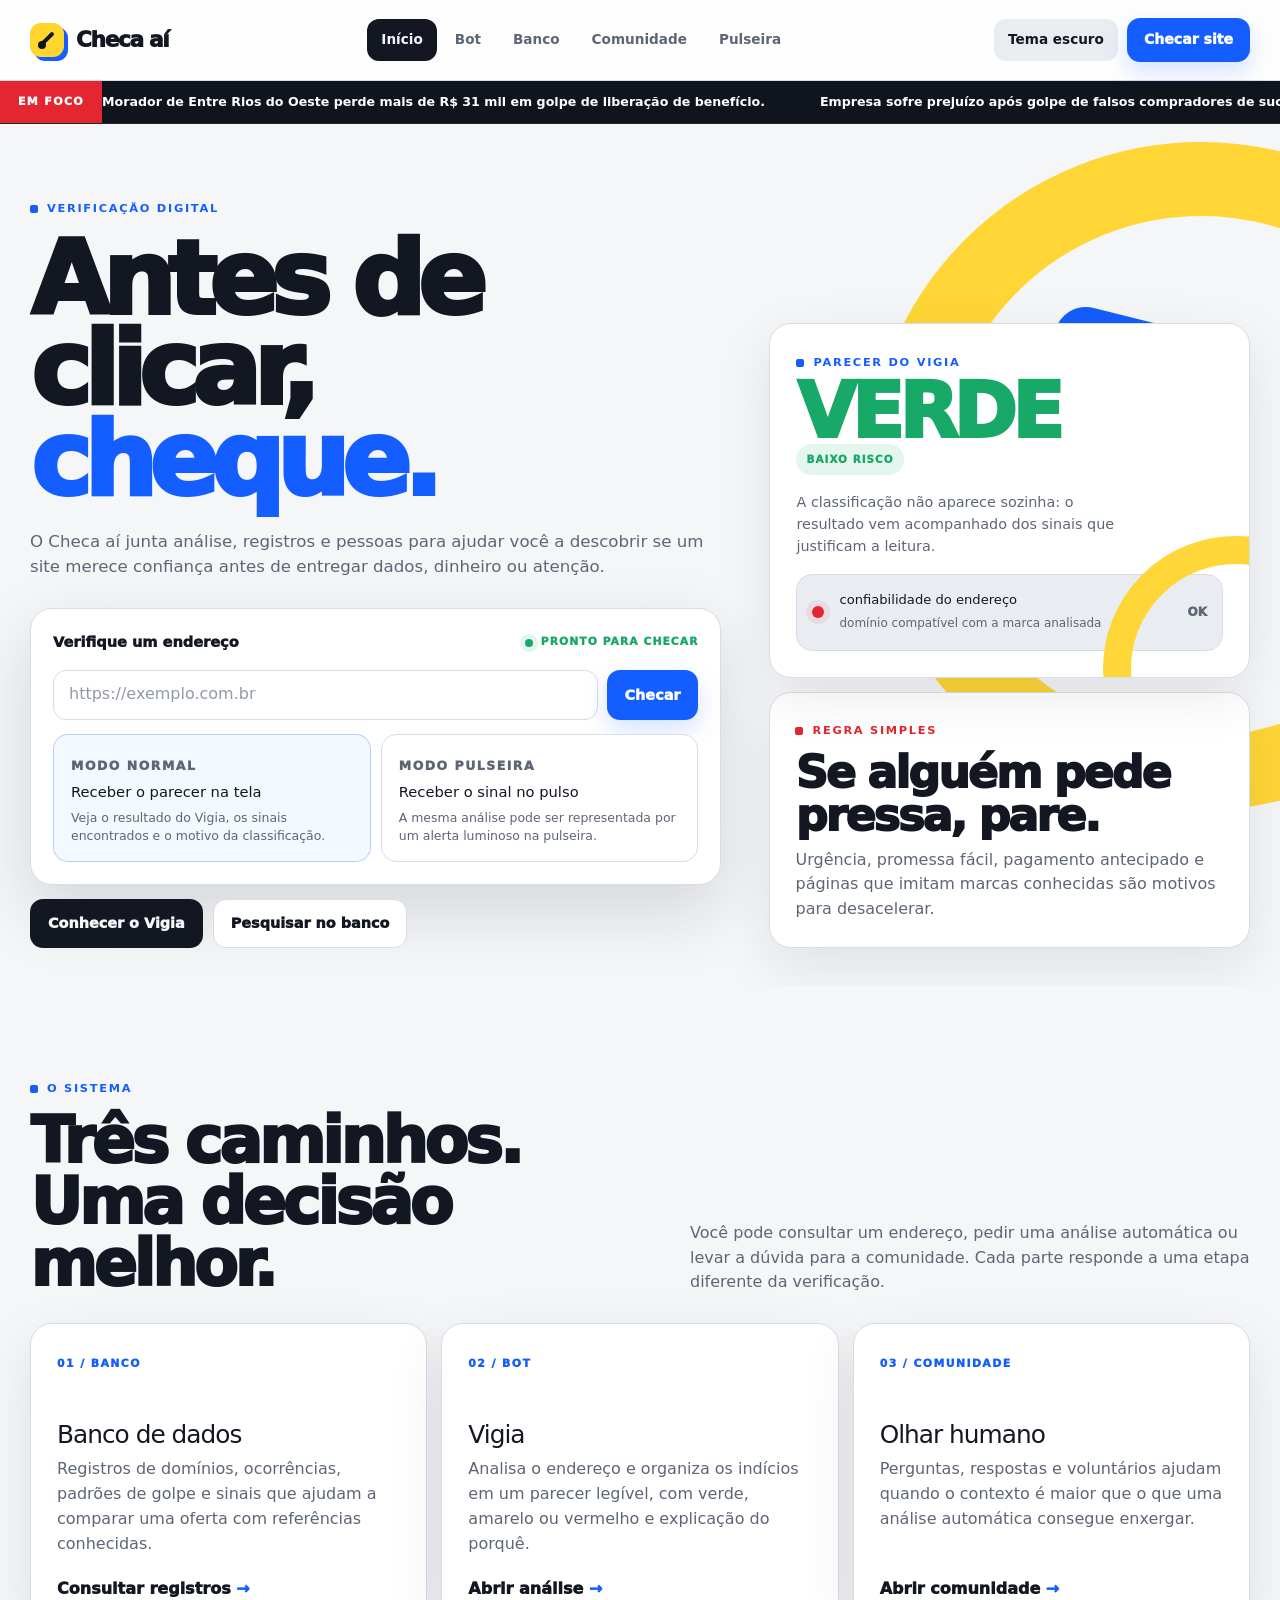
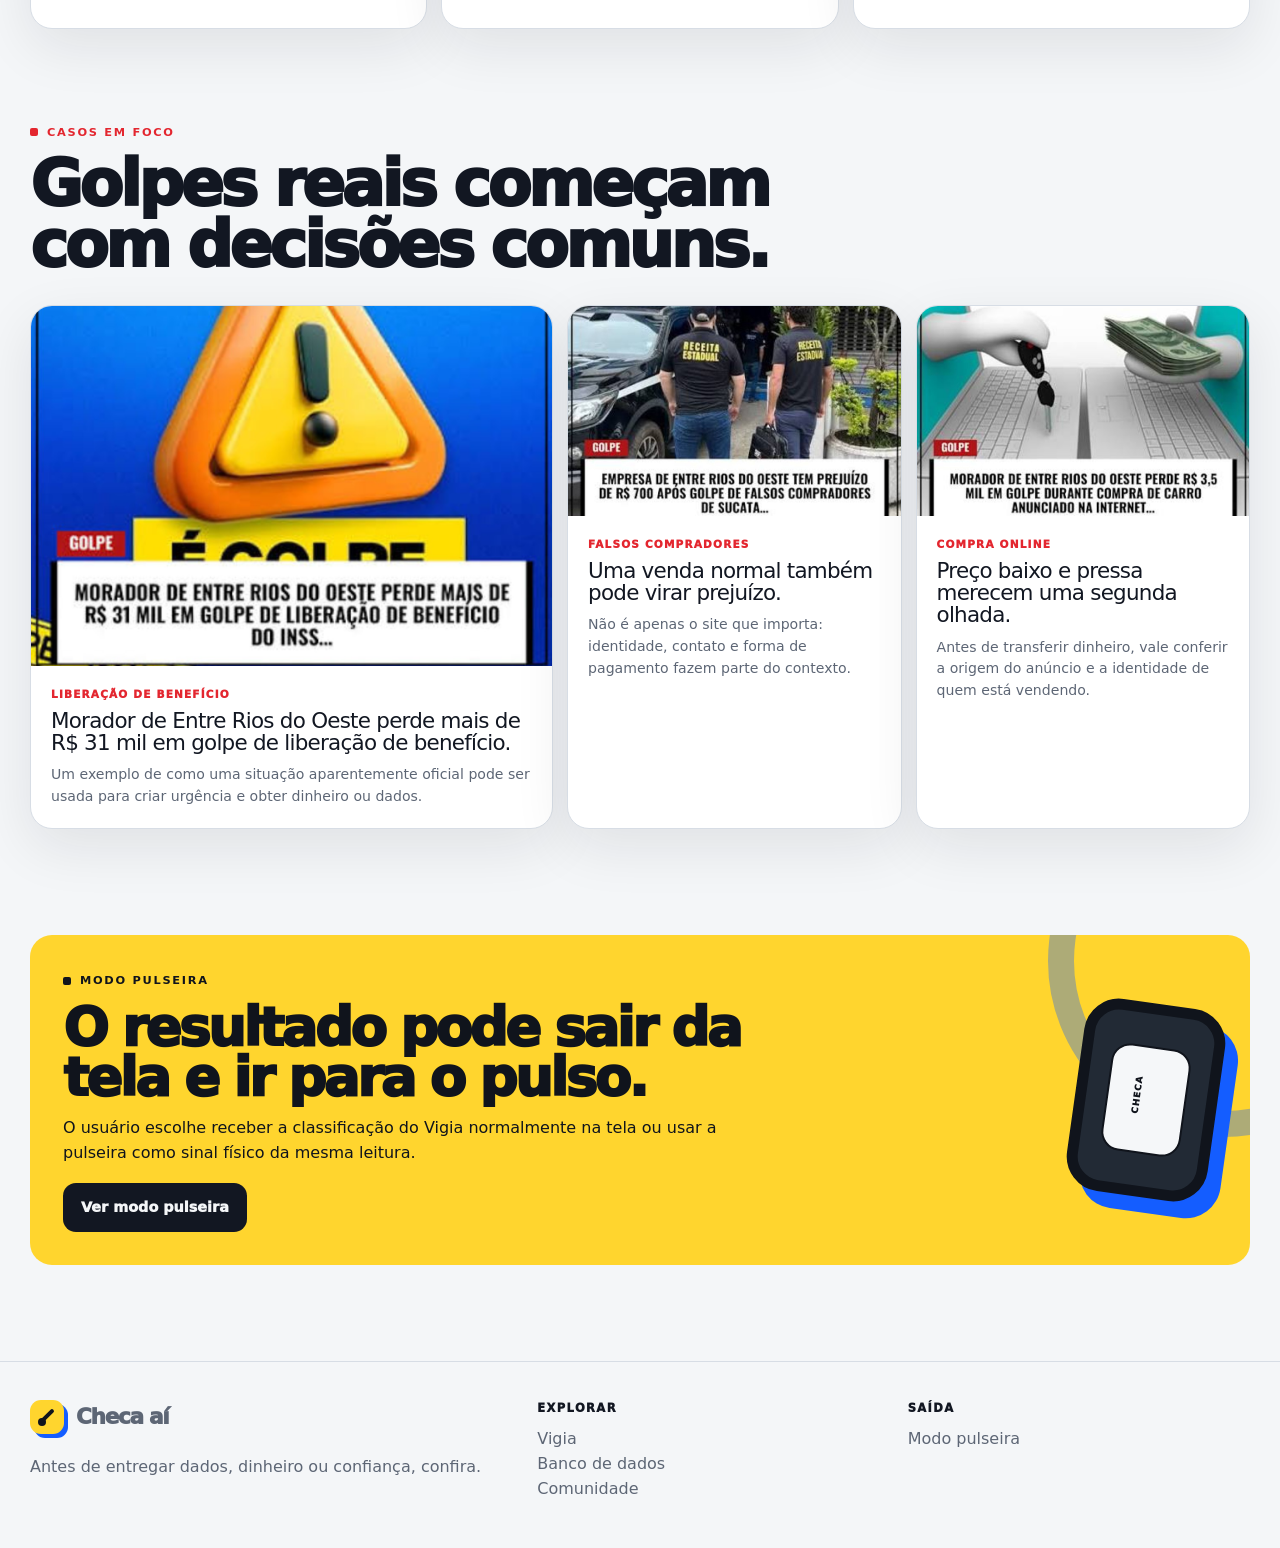
<file: index.html>
<!doctype html>
<html lang="pt-BR">
<head>
    <meta charset="utf-8">
    <meta name="viewport" content="width=device-width, initial-scale=1">
    <meta name="description" content="Checa aí — uma central para conferir sites, sinais de golpe e dúvidas de segurança digital.">
    <title>Checa aí — Antes de clicar, cheque.</title>
    <link rel="stylesheet" href="css/reset.css">
    <link rel="stylesheet" href="css/base.css">
    <link rel="stylesheet" href="css/home.css">
    <script src="js/theme.js" defer></script>
    <script src="js/index.js" defer></script>
</head>
<body>
<input class="theme-switch" type="checkbox" id="theme-toggle">
<script>try{if(localStorage.getItem("checaai-theme")==="dark"){document.getElementById("theme-toggle").checked=true;}}catch(e){}</script>
<div class="site-shell">
<header class="header">
    <div class="container header-inner">
        <a class="brand" href="index.html"><span class="brand-mark" aria-hidden="true"></span><span>Checa aí</span></a>
        <nav class="nav" aria-label="Navegação principal">
            <a class="active" href="index.html">Início</a><a href="analisar.html">Bot</a><a href="banco.html">Banco</a><a href="comunidade.html">Comunidade</a><a href="pulseira.html">Pulseira</a>
        </nav>
        <div class="header-tools">
            <label class="theme-toggle" for="theme-toggle"><span class="light-label">Tema escuro</span><span class="dark-label">Tema claro</span></label>
            <a class="header-action" href="analisar.html">Checar site</a>
        </div>
    </div>
    <details class="mobile-nav">
        <summary>Menu</summary>
        <nav class="mobile-links" aria-label="Navegação mobile">
            <a href="index.html">Início</a><a href="analisar.html">Bot</a><a href="banco.html">Banco de dados</a><a href="comunidade.html">Comunidade</a><a href="pulseira.html">Pulseira</a><a href="analisar.html">Checar site</a>
        </nav>
    </details>
</header>

<div class="ticker" aria-label="Casos em destaque">
    <div class="ticker-inner"><span class="ticker-label">EM FOCO</span><div class="ticker-window"><div class="ticker-track">
        <span>Morador de Entre Rios do Oeste perde mais de R$ 31 mil em golpe de liberação de benefício.</span>
        <span>Empresa sofre prejuízo após golpe de falsos compradores de sucata.</span>
        <span>Morador perde R$ 3,5 mil em golpe durante compra de carro anunciado na internet.</span>
        <span>Antes de confiar, confira o endereço, o contexto e a origem da oferta.</span>
        <span>Morador de Entre Rios do Oeste perde mais de R$ 31 mil em golpe de liberação de benefício.</span>
    </div></div></div>
</div>

<main>
<section class="hero">
    <div class="container hero-grid">
        <div>
            <span class="eyebrow">Verificação digital</span>
            <h1 class="display">Antes de clicar, <span style="color:var(--blue)">cheque.</span></h1>
            <p class="hero-lede">O Checa aí junta análise, registros e pessoas para ajudar você a descobrir se um site merece confiança antes de entregar dados, dinheiro ou atenção.</p>

            <div class="card hero-console">
                <div class="console-top"><span class="console-title">Verifique um endereço</span><span class="console-status">Pronto para checar</span></div>
                <div class="url-row">
                    <input id="home-url" type="url" placeholder="https://exemplo.com.br" aria-label="Endereço do site para análise">
                    <button type="button" class="btn btn-primary" id="home-check">Checar</button>
                </div>
                <div class="mode-picker">
                    <a class="mode-card primary" href="analisar.html#resultado"><span class="mode-kicker">Modo normal</span><strong>Receber o parecer na tela</strong><span>Veja o resultado do Vigia, os sinais encontrados e o motivo da classificação.</span></a>
                    <a class="mode-card" href="pulseira.html"><span class="mode-kicker">Modo pulseira</span><strong>Receber o sinal no pulso</strong><span>A mesma análise pode ser representada por um alerta luminoso na pulseira.</span></a>
                </div>
            </div>
            <div class="btn-row" style="margin-top:14px"><a class="btn btn-dark" href="analisar.html">Conhecer o Vigia</a><a class="btn btn-secondary" href="banco.html">Pesquisar no banco</a></div>
        </div>

        <div class="hero-side">
            <article class="card signal-card">
                <div class="signal-code"><div><span class="eyebrow">Parecer do Vigia</span><div class="signal-status status-green">VERDE</div><span class="signal-chip">Baixo risco</span></div></div>
                <p class="signal-note">A classificação não aparece sozinha: o resultado vem acompanhado dos sinais que justificam a leitura.</p>
                <div class="quick-check"><span class="quick-dot"></span><div><strong>confiabilidade do endereço</strong><span>domínio compatível com a marca analisada</span></div><span class="quick-score">OK</span></div>
            </article>
            <article class="card rule-card"><span class="eyebrow" style="color:var(--red)">Regra simples</span><h2>Se alguém pede pressa, pare.</h2><p>Urgência, promessa fácil, pagamento antecipado e páginas que imitam marcas conhecidas são motivos para desacelerar.</p></article>
        </div>
    </div>
</section>

<section class="section"><div class="container"><div class="section-head"><div><span class="eyebrow">O sistema</span><h2 class="section-title" style="margin-top:10px">Três caminhos. Uma decisão melhor.</h2></div><p>Você pode consultar um endereço, pedir uma análise automática ou levar a dúvida para a comunidade. Cada parte responde a uma etapa diferente da verificação.</p></div>
<div class="tools-grid">
    <article class="card tool-card"><div><span class="tool-num">01 / BANCO</span><h3>Banco de dados</h3><p>Registros de domínios, ocorrências, padrões de golpe e sinais que ajudam a comparar uma oferta com referências conhecidas.</p></div><a class="tool-link" href="banco.html">Consultar registros</a></article>
    <article class="card tool-card"><div><span class="tool-num">02 / BOT</span><h3>Vigia</h3><p>Analisa o endereço e organiza os indícios em um parecer legível, com verde, amarelo ou vermelho e explicação do porquê.</p></div><a class="tool-link" href="analisar.html">Abrir análise</a></article>
    <article class="card tool-card"><div><span class="tool-num">03 / COMUNIDADE</span><h3>Olhar humano</h3><p>Perguntas, respostas e voluntários ajudam quando o contexto é maior que o que uma análise automática consegue enxergar.</p></div><a class="tool-link" href="comunidade.html">Abrir comunidade</a></article>
</div></div></section>

<section class="section"><div class="container"><div class="section-head"><div><span class="eyebrow" style="color:var(--red)">Casos em foco</span><h2 class="section-title" style="margin-top:10px">Golpes reais começam com decisões comuns.</h2></div></div>
<div class="story-grid">
    <article class="card story-card featured"><img src="assets/img/caso-inss.jpg" alt="Notícia sobre golpe de liberação de benefício do INSS"><div class="story-body"><div class="story-meta">Liberação de benefício</div><h3>Morador de Entre Rios do Oeste perde mais de R$ 31 mil em golpe de liberação de benefício.</h3><p>Um exemplo de como uma situação aparentemente oficial pode ser usada para criar urgência e obter dinheiro ou dados.</p></div></article>
    <article class="card story-card"><img src="assets/img/caso-sucata.jpg" alt="Notícia sobre falsos compradores de sucata"><div class="story-body"><div class="story-meta">Falsos compradores</div><h3>Uma venda normal também pode virar prejuízo.</h3><p>Não é apenas o site que importa: identidade, contato e forma de pagamento fazem parte do contexto.</p></div></article>
    <article class="card story-card"><img src="assets/img/caso-carro.jpg" alt="Notícia sobre golpe em compra de carro pela internet"><div class="story-body"><div class="story-meta">Compra online</div><h3>Preço baixo e pressa merecem uma segunda olhada.</h3><p>Antes de transferir dinheiro, vale conferir a origem do anúncio e a identidade de quem está vendendo.</p></div></article>
</div></div></section>

<section class="section"><div class="container"><div class="pulseira-band"><div><span class="eyebrow" style="color:var(--black)">Modo pulseira</span><h3>O resultado pode sair da tela e ir para o pulso.</h3><p>O usuário escolhe receber a classificação do Vigia normalmente na tela ou usar a pulseira como sinal físico da mesma leitura.</p><div class="btn-row" style="margin-top:17px"><a class="btn btn-dark" href="pulseira.html">Ver modo pulseira</a></div></div><div class="pulseira-visual" aria-hidden="true"></div></div></div></section>
</main>

<footer class="footer"><div class="container footer-inner"><div><a class="brand" href="index.html"><span class="brand-mark"></span><span>Checa aí</span></a><p class="footer-note">Antes de entregar dados, dinheiro ou confiança, confira.</p></div><div><h3>Explorar</h3><p><a href="analisar.html">Vigia</a></p><p><a href="banco.html">Banco de dados</a></p><p><a href="comunidade.html">Comunidade</a></p></div><div><h3>Saída</h3><p><a href="pulseira.html">Modo pulseira</a></p></div></div></footer>
</div>
</body>
</html>
</file>
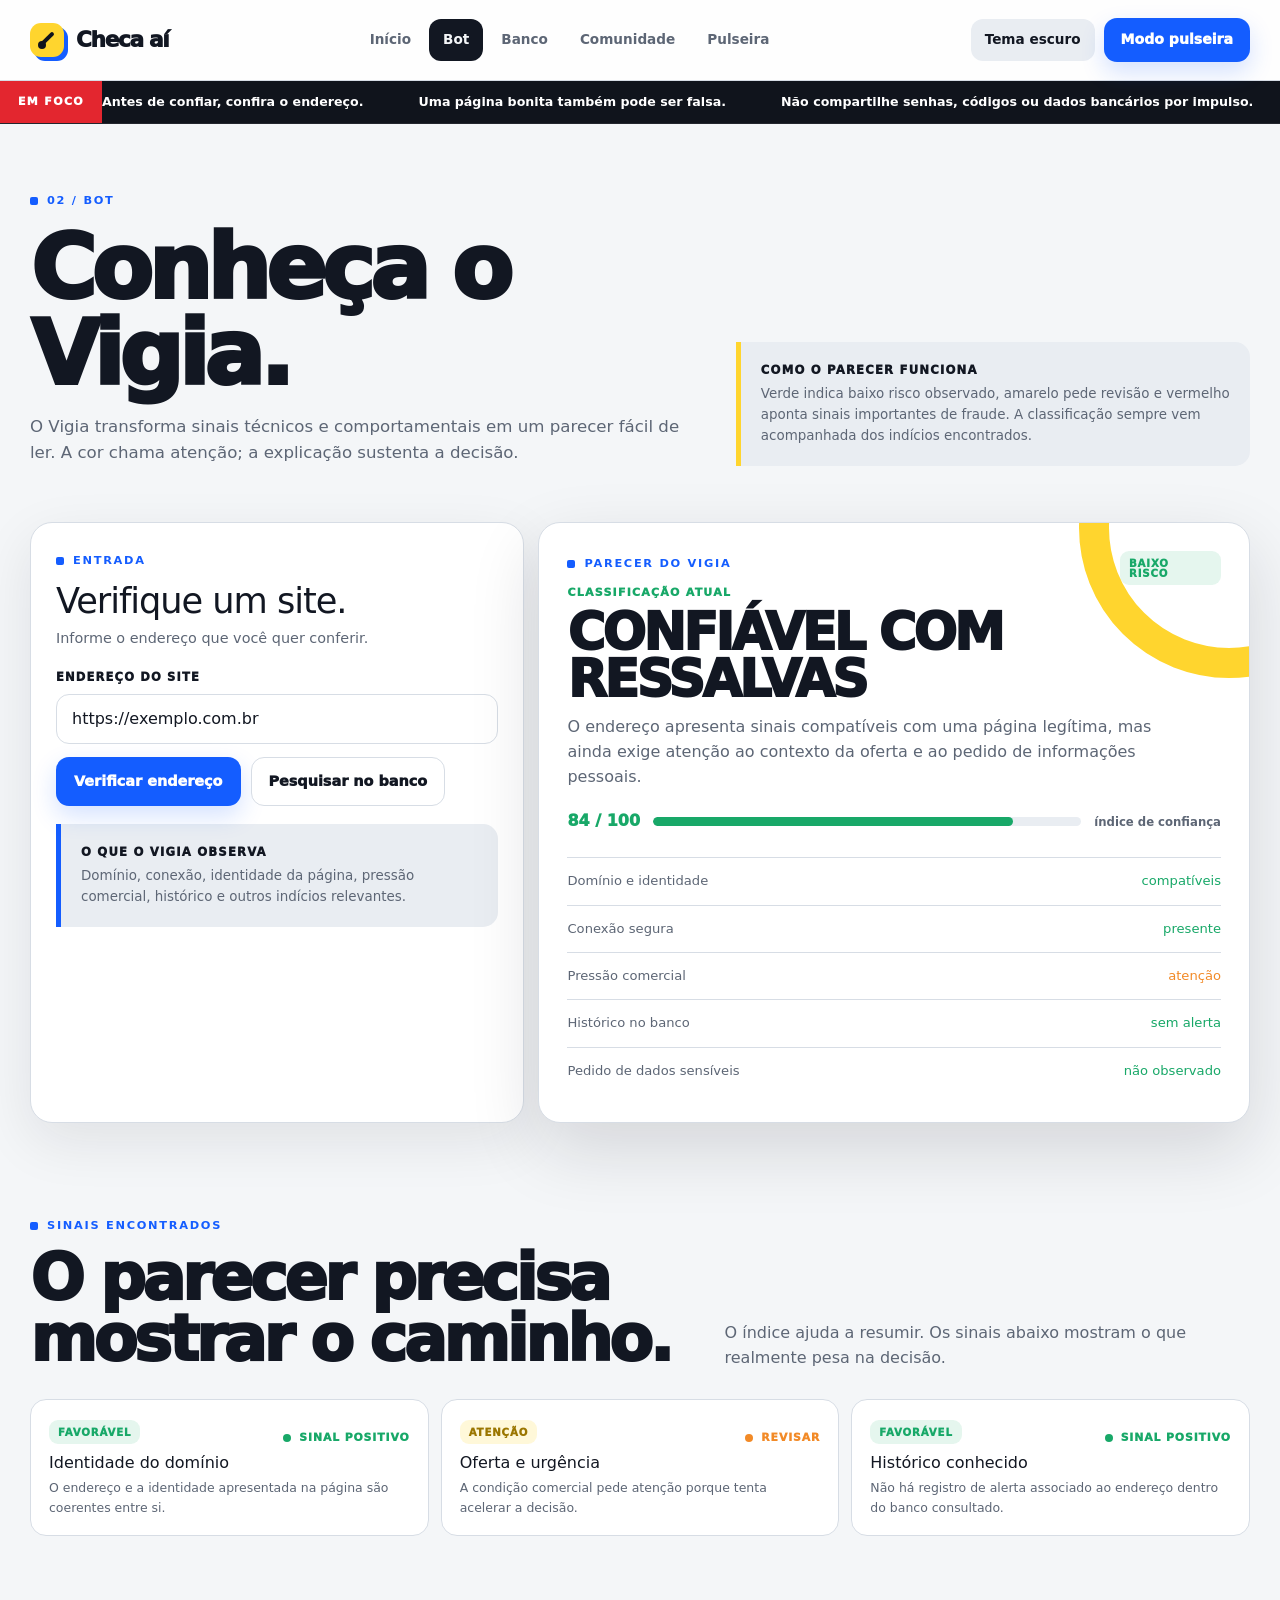
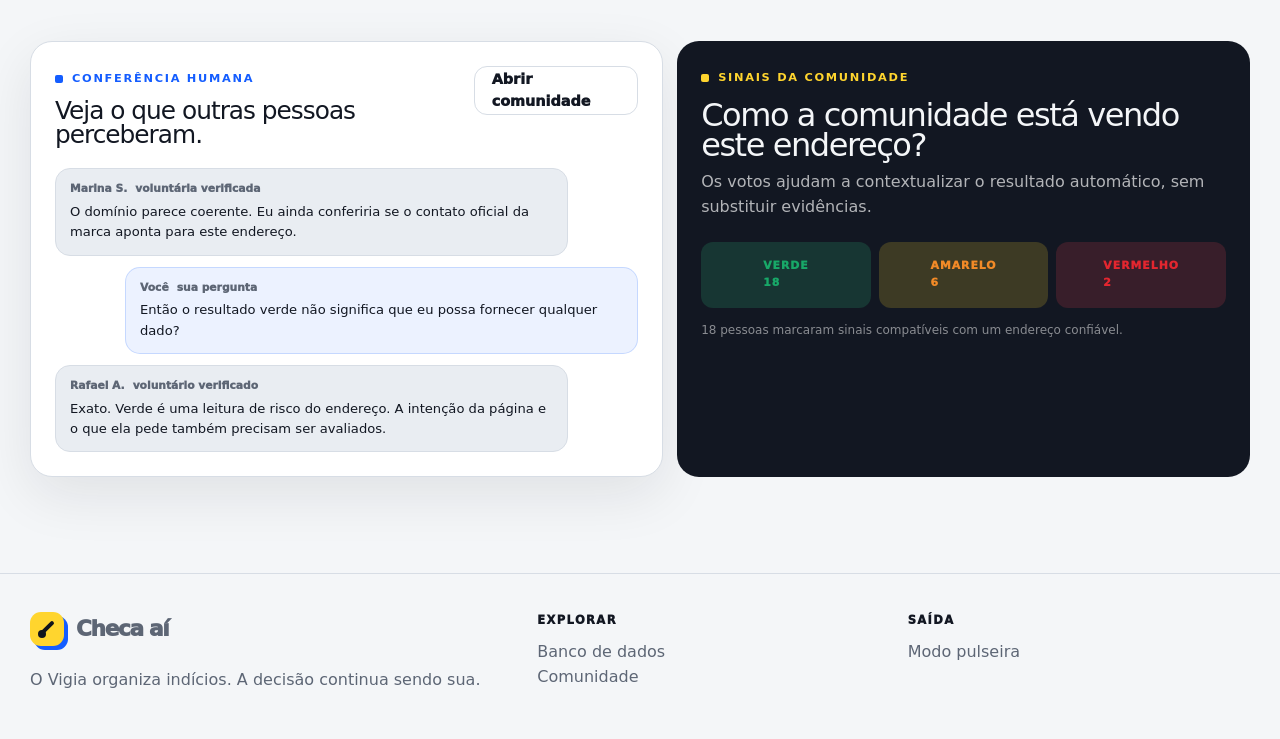
<file: analisar.html>
<!doctype html>
<html lang="pt-BR">
<head>
    <meta charset="utf-8"><meta name="viewport" content="width=device-width, initial-scale=1">
    <meta name="description" content="Vigia — análise de sinais de confiabilidade de um site.">
    <title>Vigia — Checa aí</title>
    <link rel="stylesheet" href="css/reset.css"><link rel="stylesheet" href="css/base.css"><link rel="stylesheet" href="css/app.css"><script src="js/theme.js" defer></script><script src="js/vigia.js" defer></script>
</head>
<body>
<input class="theme-switch" type="checkbox" id="theme-toggle">
<script>try{if(localStorage.getItem("checaai-theme")==="dark"){document.getElementById("theme-toggle").checked=true;}}catch(e){}</script>
<div class="site-shell">
<header class="header"><div class="container header-inner"><a class="brand" href="index.html"><span class="brand-mark"></span><span>Checa aí</span></a><nav class="nav" aria-label="Navegação principal"><a href="index.html">Início</a><a class="active" href="analisar.html">Bot</a><a href="banco.html">Banco</a><a href="comunidade.html">Comunidade</a><a href="pulseira.html">Pulseira</a></nav><div class="header-tools"><label class="theme-toggle" for="theme-toggle"><span class="light-label">Tema escuro</span><span class="dark-label">Tema claro</span></label><a class="header-action" href="pulseira.html">Modo pulseira</a></div></div><details class="mobile-nav"><summary>Menu</summary><nav class="mobile-links"><a href="index.html">Início</a><a href="analisar.html">Bot</a><a href="banco.html">Banco de dados</a><a href="comunidade.html">Comunidade</a><a href="pulseira.html">Pulseira</a><a href="pulseira.html">Modo pulseira</a></nav></details></header>
<div class="ticker"><div class="ticker-inner"><span class="ticker-label">EM FOCO</span><div class="ticker-window"><div class="ticker-track"><span>Antes de confiar, confira o endereço.</span><span>Uma página bonita também pode ser falsa.</span><span>Não compartilhe senhas, códigos ou dados bancários por impulso.</span><span>O contexto importa tanto quanto o endereço.</span><span>Antes de confiar, confira o endereço.</span></div></div></div></div>

<main>
<section class="page-hero"><div class="container page-hero-grid"><div><span class="eyebrow">02 / Bot</span><h1 class="section-title" style="font-size:clamp(3rem,7vw,6rem)">Conheça o Vigia.</h1><p>O Vigia transforma sinais técnicos e comportamentais em um parecer fácil de ler. A cor chama atenção; a explicação sustenta a decisão.</p></div><div class="notice"><strong>Como o parecer funciona</strong><p>Verde indica baixo risco observado, amarelo pede revisão e vermelho aponta sinais importantes de fraude. A classificação sempre vem acompanhada dos indícios encontrados.</p></div></div></section>

<section class="section" id="resultado" style="padding-top:22px"><div class="container dashboard">
<div class="card panel"><span class="eyebrow">Entrada</span><h2 style="margin-top:10px;font-size:2.2rem">Verifique um site.</h2><p class="panel-copy">Informe o endereço que você quer conferir.</p><div class="stack"><div class="form-field"><label for="site">Endereço do site</label><input id="site" type="url" value="https://exemplo.com.br"></div><div class="btn-row"><button type="button" class="btn btn-primary" id="check-button">Verificar endereço</button><a class="btn btn-secondary" href="banco.html">Pesquisar no banco</a></div></div><div class="notice" style="margin-top:18px;border-left-color:var(--blue)"><strong>O que o Vigia observa</strong><p>Domínio, conexão, identidade da página, pressão comercial, histórico e outros indícios relevantes.</p></div></div>
<div class="card analysis-box">
    <div class="analysis-top"><div><span class="eyebrow">Parecer do Vigia</span><span class="analysis-label">Classificação atual</span><h2 class="analysis-verdict" id="analysis-verdict">CONFIÁVEL COM RESSALVAS</h2></div><span class="badge badge-green" id="analysis-badge">baixo risco</span></div>
    <p class="analysis-copy" id="analysis-copy">O endereço apresenta sinais compatíveis com uma página legítima, mas ainda exige atenção ao contexto da oferta e ao pedido de informações pessoais.</p>
    <p class="analysis-meta" id="analysis-meta"></p>
    <div class="score-line"><span class="score-number" id="score-number">84 / 100</span><div class="score-track"><span id="score-track"></span></div><span class="score-caption">índice de confiança</span></div>
    <div class="metric-list" id="metric-list"><div class="metric"><span>Domínio e identidade</span><strong class="good">compatíveis</strong></div><div class="metric"><span>Conexão segura</span><strong class="good">presente</strong></div><div class="metric"><span>Pressão comercial</span><strong class="warn">atenção</strong></div><div class="metric"><span>Histórico no banco</span><strong class="good">sem alerta</strong></div><div class="metric"><span>Pedido de dados sensíveis</span><strong class="good">não observado</strong></div></div>
</div></div></section>

<section class="section"><div class="container"><div class="section-head"><div><span class="eyebrow">Sinais encontrados</span><h2 class="section-title" style="margin-top:10px">O parecer precisa mostrar o caminho.</h2></div><p>O índice ajuda a resumir. Os sinais abaixo mostram o que realmente pesa na decisão.</p></div><div class="signal-grid" id="signal-grid">
<article class="signal-card"><div class="signal-card-head"><span class="badge badge-green">favorável</span><span class="signal-line good">sinal positivo</span></div><h3>Identidade do domínio</h3><p>O endereço e a identidade apresentada na página são coerentes entre si.</p></article>
<article class="signal-card"><div class="signal-card-head"><span class="badge badge-yellow">atenção</span><span class="signal-line warn">revisar</span></div><h3>Oferta e urgência</h3><p>A condição comercial pede atenção porque tenta acelerar a decisão.</p></article>
<article class="signal-card"><div class="signal-card-head"><span class="badge badge-green">favorável</span><span class="signal-line good">sinal positivo</span></div><h3>Histórico conhecido</h3><p>Não há registro de alerta associado ao endereço dentro do banco consultado.</p></article>
</div></div></section>

<section class="section"><div class="container chat-section"><div class="card chat-box"><div class="chat-head"><div><span class="eyebrow">Conferência humana</span><h2>Veja o que outras pessoas perceberam.</h2></div><a class="btn btn-secondary" href="comunidade.html">Abrir comunidade</a></div><div class="chat-stream"><div class="chat-message"><div class="chat-meta"><strong>Marina S.</strong><span>voluntária verificada</span></div><p>O domínio parece coerente. Eu ainda conferiria se o contato oficial da marca aponta para este endereço.</p></div><div class="chat-message mine"><div class="chat-meta"><strong>Você</strong><span>sua pergunta</span></div><p>Então o resultado verde não significa que eu possa fornecer qualquer dado?</p></div><div class="chat-message"><div class="chat-meta"><strong>Rafael A.</strong><span>voluntário verificado</span></div><p>Exato. Verde é uma leitura de risco do endereço. A intenção da página e o que ela pede também precisam ser avaliados.</p></div></div></div><aside class="community-signal"><span class="eyebrow">Sinais da comunidade</span><h2 style="margin-top:10px;font-size:2rem;line-height:.96;letter-spacing:-.045em">Como a comunidade está vendo este endereço?</h2><p style="margin-top:9px">Os votos ajudam a contextualizar o resultado automático, sem substituir evidências.</p><div class="community-vote"><div class="vote vote-green" id="vote-green">VERDE<br>18</div><div class="vote vote-yellow" id="vote-yellow">AMARELO<br>6</div><div class="vote vote-red" id="vote-red">VERMELHO<br>2</div></div><div class="community-note" id="community-note">18 pessoas marcaram sinais compatíveis com um endereço confiável.</div></aside></div></section>
</main>
<footer class="footer"><div class="container footer-inner"><div><a class="brand" href="index.html"><span class="brand-mark"></span><span>Checa aí</span></a><p class="footer-note">O Vigia organiza indícios. A decisão continua sendo sua.</p></div><div><h3>Explorar</h3><p><a href="banco.html">Banco de dados</a></p><p><a href="comunidade.html">Comunidade</a></p></div><div><h3>Saída</h3><p><a href="pulseira.html">Modo pulseira</a></p></div></div></footer>
</div>
</body>
</html>
</file>
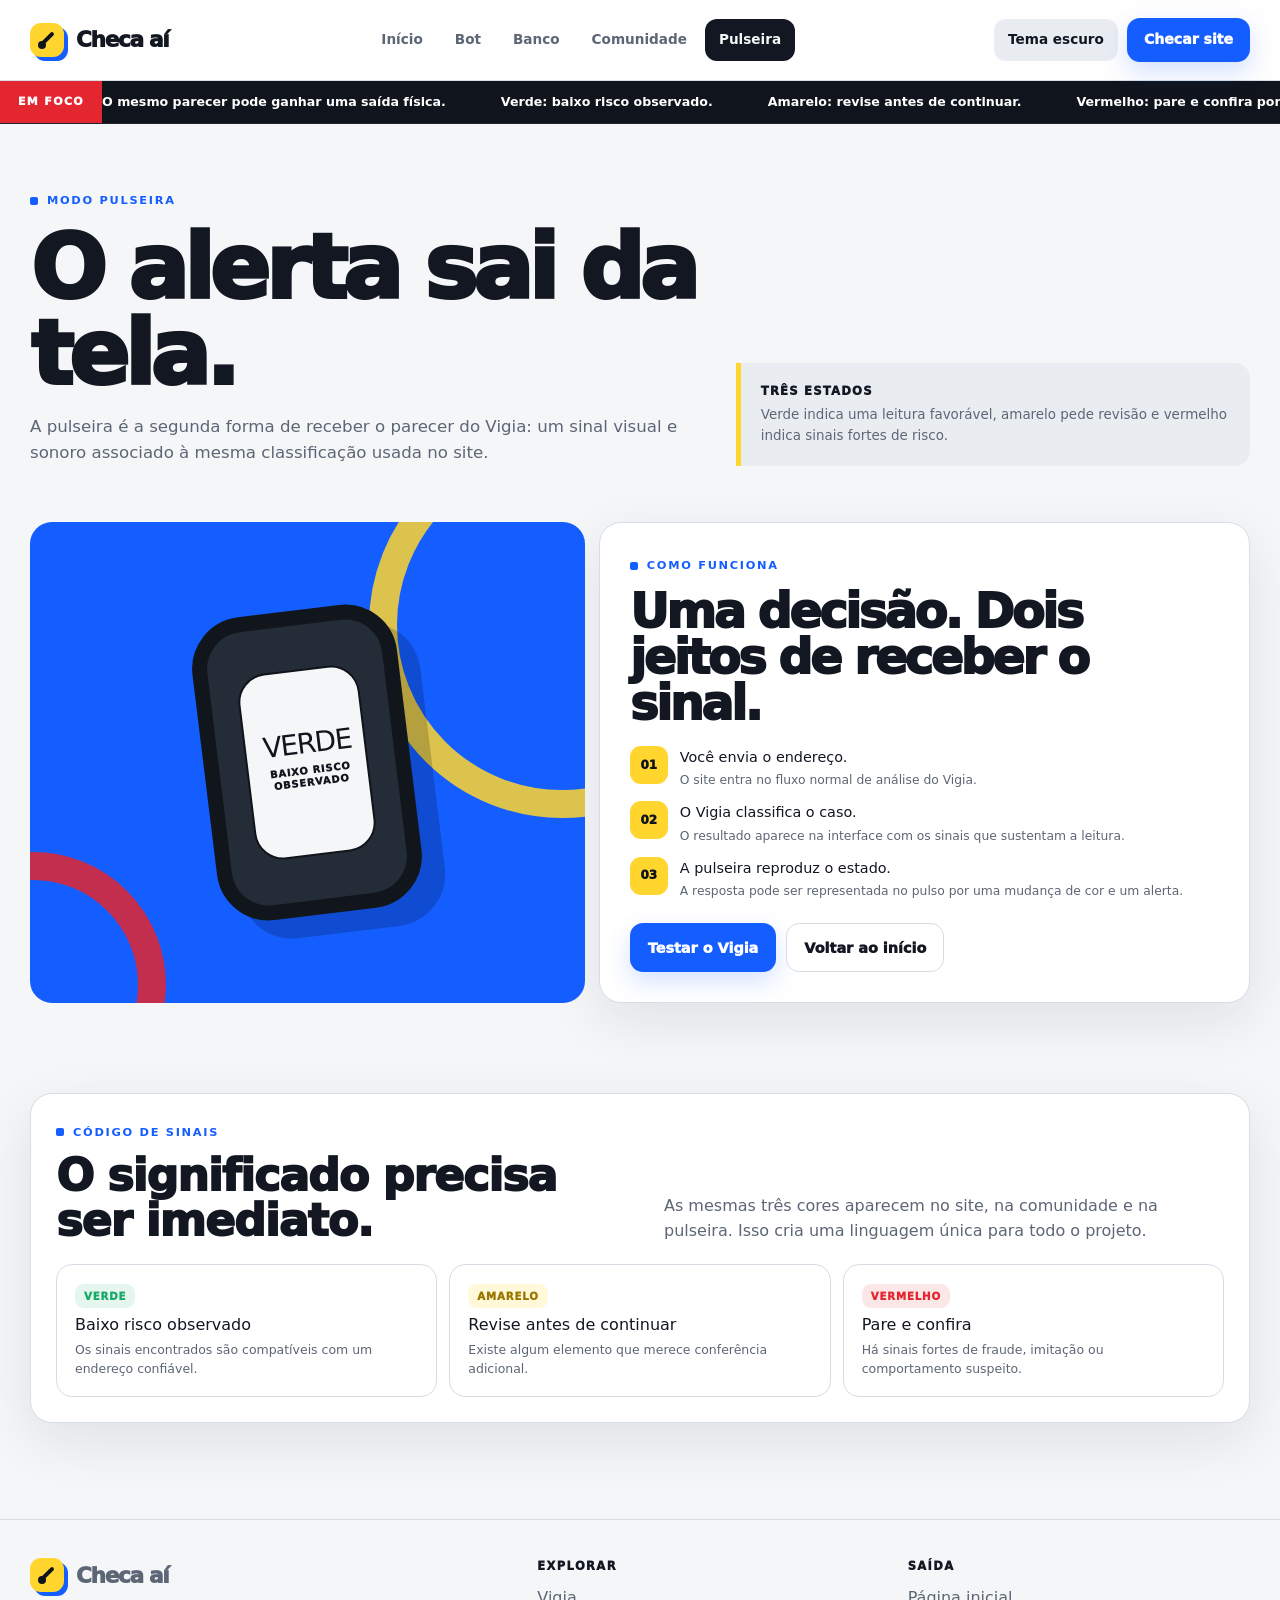
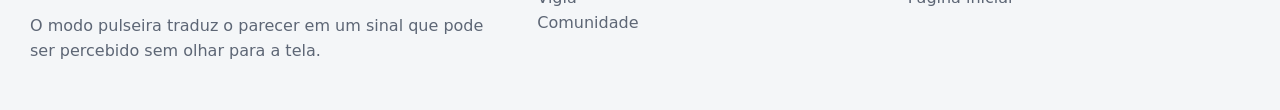
<file: pulseira.html>
<!doctype html>
<html lang="pt-BR">
<head><meta charset="utf-8"><meta name="viewport" content="width=device-width, initial-scale=1"><meta name="description" content="Modo pulseira do Checa aí."><title>Pulseira — Checa aí</title><link rel="stylesheet" href="css/reset.css"><link rel="stylesheet" href="css/base.css"><link rel="stylesheet" href="css/app.css"><script src="js/theme.js" defer></script><script src="js/pulseira.js" defer></script></head>
<body>
<input class="theme-switch" type="checkbox" id="theme-toggle"><script>try{if(localStorage.getItem("checaai-theme")==="dark"){document.getElementById("theme-toggle").checked=true;}}catch(e){}</script><div class="site-shell">
<header class="header"><div class="container header-inner"><a class="brand" href="index.html"><span class="brand-mark"></span><span>Checa aí</span></a><nav class="nav"><a href="index.html">Início</a><a href="analisar.html">Bot</a><a href="banco.html">Banco</a><a href="comunidade.html">Comunidade</a><a class="active" href="pulseira.html">Pulseira</a></nav><div class="header-tools"><label class="theme-toggle" for="theme-toggle"><span class="light-label">Tema escuro</span><span class="dark-label">Tema claro</span></label><a class="header-action" href="analisar.html">Checar site</a></div></div><details class="mobile-nav"><summary>Menu</summary><nav class="mobile-links"><a href="index.html">Início</a><a href="analisar.html">Bot</a><a href="banco.html">Banco de dados</a><a href="comunidade.html">Comunidade</a><a href="pulseira.html">Pulseira</a><a href="analisar.html">Checar site</a></nav></details></header>
<div class="ticker"><div class="ticker-inner"><span class="ticker-label">EM FOCO</span><div class="ticker-window"><div class="ticker-track"><span>O mesmo parecer pode ganhar uma saída física.</span><span>Verde: baixo risco observado.</span><span>Amarelo: revise antes de continuar.</span><span>Vermelho: pare e confira por outra fonte.</span><span>O mesmo parecer pode ganhar uma saída física.</span></div></div></div></div>
<main><section class="page-hero"><div class="container page-hero-grid"><div><span class="eyebrow">Modo pulseira</span><h1 class="section-title" style="font-size:clamp(3rem,7vw,6rem)">O alerta sai da tela.</h1><p>A pulseira é a segunda forma de receber o parecer do Vigia: um sinal visual e sonoro associado à mesma classificação usada no site.</p></div><div class="notice"><strong>Três estados</strong><p>Verde indica uma leitura favorável, amarelo pede revisão e vermelho indica sinais fortes de risco.</p></div></div></section>
<section class="section" style="padding-top:22px"><div class="container bracelet-hero"><div class="bracelet-display"><div class="bracelet"><div class="bracelet-screen"><div><strong>VERDE</strong><span>baixo risco observado</span></div></div></div></div><div class="card bracelet-info"><span class="eyebrow">Como funciona</span><h2 class="section-title" style="font-size:3rem;margin-top:10px">Uma decisão. Dois jeitos de receber o sinal.</h2><div class="step-list"><div class="step"><div class="step-number">01</div><div><h3>Você envia o endereço.</h3><p>O site entra no fluxo normal de análise do Vigia.</p></div></div><div class="step"><div class="step-number">02</div><div><h3>O Vigia classifica o caso.</h3><p>O resultado aparece na interface com os sinais que sustentam a leitura.</p></div></div><div class="step"><div class="step-number">03</div><div><h3>A pulseira reproduz o estado.</h3><p>A resposta pode ser representada no pulso por uma mudança de cor e um alerta.</p></div></div></div><div class="btn-row" style="margin-top:22px"><a class="btn btn-primary" href="analisar.html#resultado">Testar o Vigia</a><a class="btn btn-secondary" href="index.html">Voltar ao início</a></div></div></div></section>
<section class="section"><div class="container"><div class="card panel"><div class="section-head" style="margin-bottom:0"><div><span class="eyebrow">Código de sinais</span><h2 class="section-title" style="font-size:2.8rem;margin-top:10px">O significado precisa ser imediato.</h2></div><p>As mesmas três cores aparecem no site, na comunidade e na pulseira. Isso cria uma linguagem única para todo o projeto.</p></div><div class="signal-grid"><article class="signal-card" data-estado="verde"><span class="badge badge-green">VERDE</span><h3>Baixo risco observado</h3><p>Os sinais encontrados são compatíveis com um endereço confiável.</p></article><article class="signal-card" data-estado="amarelo"><span class="badge badge-yellow">AMARELO</span><h3>Revise antes de continuar</h3><p>Existe algum elemento que merece conferência adicional.</p></article><article class="signal-card" data-estado="vermelho"><span class="badge badge-red">VERMELHO</span><h3>Pare e confira</h3><p>Há sinais fortes de fraude, imitação ou comportamento suspeito.</p></article></div></div></div></section>
</main>
<footer class="footer"><div class="container footer-inner"><div><a class="brand" href="index.html"><span class="brand-mark"></span><span>Checa aí</span></a><p class="footer-note">O modo pulseira traduz o parecer em um sinal que pode ser percebido sem olhar para a tela.</p></div><div><h3>Explorar</h3><p><a href="analisar.html">Vigia</a></p><p><a href="comunidade.html">Comunidade</a></p></div><div><h3>Saída</h3><p><a href="index.html">Página inicial</a></p></div></div></footer>
</div></body></html>
</file>
<file: css/base.css>
:root {
    --ink: #121722;
    --ink-soft: #5d6675;
    --paper: #f4f6f8;
    --surface: #ffffff;
    --surface-2: #e9edf2;
    --line: #d7dde5;
    --blue: #145dff;
    --blue-dark: #0a3bb6;
    --yellow: #ffd52e;
    --red: #e3262f;
    --green: #18a868;
    --orange: #f28a27;
    --black: #10141c;
    --white: #ffffff;
    --shadow: 0 18px 55px rgba(18, 23, 34, .09);
    --shadow-strong: 0 26px 70px rgba(18, 23, 34, .14);
    --radius: 22px;
    --radius-sm: 14px;
    --max: 1220px;
}

* { box-sizing: border-box; }
html { scroll-behavior: smooth; }
body {
    min-width: 320px;
    background: var(--paper);
    color: var(--ink);
    font-family: Inter, ui-sans-serif, system-ui, -apple-system, BlinkMacSystemFont, "Segoe UI", Arial, sans-serif;
    font-size: 16px;
    line-height: 1.55;
    -webkit-font-smoothing: antialiased;
    text-rendering: optimizeLegibility;
}

.site-shell {
    min-height: 100vh;
    background: var(--paper);
    color: var(--ink);
    transition: background .25s ease, color .25s ease;
}

.theme-switch {
    position: fixed;
    width: 1px;
    height: 1px;
    opacity: 0;
    pointer-events: none;
}

.theme-switch:checked ~ .site-shell {
    --ink: #f5f7fb;
    --ink-soft: #aab4c2;
    --paper: #0b0f14;
    --surface: #121821;
    --surface-2: #1a222d;
    --line: #2a3440;
    --shadow: 0 20px 60px rgba(0, 0, 0, .28);
    --shadow-strong: 0 30px 80px rgba(0, 0, 0, .36);
    --blue: #4c82ff;
    --blue-dark: #2f62d5;
    --yellow: #ffd72f;
    --red: #ff4951;
    --green: #35d78b;
    --orange: #ff9a3f;
    --black: #090c11;
}

.container { width: min(var(--max), calc(100% - 42px)); margin-inline: auto; }

a { color: inherit; text-decoration: none; }
button, input, textarea, select { font: inherit; }

.eyebrow {
    display: inline-flex;
    align-items: center;
    gap: 9px;
    font-size: .71rem;
    line-height: 1;
    font-weight: 900;
    letter-spacing: .15em;
    text-transform: uppercase;
    color: var(--blue);
}
.eyebrow::before {
    content: "";
    width: 8px;
    height: 8px;
    border-radius: 2px;
    background: currentColor;
    flex: 0 0 auto;
}

.display {
    max-width: 820px;
    font-size: clamp(3.2rem, 8vw, 7.4rem);
    line-height: .88;
    letter-spacing: -.075em;
    font-weight: 950;
}

.section-title {
    max-width: 870px;
    font-size: clamp(2rem, 5vw, 4.2rem);
    line-height: .96;
    letter-spacing: -.055em;
    font-weight: 950;
}

.muted { color: var(--ink-soft); }

.header {
    position: sticky;
    top: 0;
    z-index: 100;
    background: rgba(255,255,255,.86);
    border-bottom: 1px solid var(--line);
    backdrop-filter: blur(16px);
}
.theme-switch:checked ~ .site-shell .header { background: rgba(12,16,22,.88); }

.header-inner {
    min-height: 80px;
    display: grid;
    grid-template-columns: auto 1fr auto;
    align-items: center;
    gap: 24px;
}

.brand {
    display: inline-flex;
    align-items: center;
    gap: 12px;
    font-weight: 950;
    letter-spacing: -.06em;
    font-size: 1.35rem;
    white-space: nowrap;
}

.brand-mark {
    position: relative;
    width: 34px;
    height: 34px;
    flex: 0 0 auto;
    border-radius: 11px;
    background: var(--yellow);
    box-shadow: 4px 4px 0 var(--blue);
}
.brand-mark::before {
    content: "";
    position: absolute;
    width: 18px;
    height: 4px;
    left: 8px;
    top: 14px;
    border-radius: 99px;
    background: var(--black);
    transform: rotate(-45deg);
}
.brand-mark::after {
    content: "";
    position: absolute;
    width: 8px;
    height: 8px;
    left: 8px;
    top: 18px;
    border-radius: 50%;
    background: var(--black);
}

.nav { display: flex; justify-content: center; gap: 4px; }
.nav a, .theme-toggle, .menu-trigger {
    display: inline-flex;
    align-items: center;
    justify-content: center;
    min-height: 42px;
    padding: 0 13px;
    border: 1px solid transparent;
    border-radius: 12px;
    color: var(--ink-soft);
    font-size: .85rem;
    font-weight: 900;
    transition: .18s ease;
}
.nav a:hover, .theme-toggle:hover, .menu-trigger:hover { color: var(--ink); background: var(--surface-2); }
.nav a.active { background: var(--ink); color: var(--paper); }

.header-tools { display: flex; align-items: center; gap: 9px; }
.theme-toggle {
    cursor: pointer;
    background: var(--surface-2);
    color: var(--ink);
    user-select: none;
}
.theme-toggle .dark-label { display: none; }
.theme-switch:checked ~ .site-shell .theme-toggle .light-label { display: none; }
.theme-switch:checked ~ .site-shell .theme-toggle .dark-label { display: inline; }

.header-action {
    display: inline-flex;
    align-items: center;
    justify-content: center;
    min-height: 44px;
    padding: 0 17px;
    border-radius: 13px;
    background: var(--blue);
    color: #fff;
    font-size: .88rem;
    font-weight: 950;
    box-shadow: 0 10px 23px rgba(20,93,255,.18);
    transition: .18s ease;
}
.header-action:hover { transform: translateY(-2px); background: var(--blue-dark); }

.mobile-nav { display: none; }

.ticker {
    background: var(--black);
    color: var(--white);
    overflow: hidden;
    border-bottom: 1px solid rgba(255,255,255,.08);
}
.ticker-inner { display: flex; align-items: stretch; }
.ticker-label {
    flex: 0 0 auto;
    display: grid;
    place-items: center;
    padding: 11px 18px;
    background: var(--red);
    color: #fff;
    font-size: .69rem;
    line-height: 1;
    font-weight: 950;
    letter-spacing: .12em;
}
.ticker-window { overflow: hidden; flex: 1; }
.ticker-track {
    min-width: max-content;
    display: flex;
    gap: 55px;
    padding: 11px 0;
    animation: ticker 30s linear infinite;
    font-size: .79rem;
    font-weight: 800;
}
.ticker-window:hover .ticker-track { animation-play-state: paused; }
@keyframes ticker {
    from { transform: translateX(0); }
    to { transform: translateX(-48%); }
}

.btn-row { display: flex; flex-wrap: wrap; gap: 10px; }
.btn {
    display: inline-flex;
    align-items: center;
    justify-content: center;
    min-height: 49px;
    padding: 0 17px;
    border-radius: 13px;
    border: 1px solid transparent;
    font-size: .9rem;
    font-weight: 950;
    transition: transform .18s ease, background .18s ease, border-color .18s ease, color .18s ease;
}
.btn:hover { transform: translateY(-2px); }
.btn-primary { background: var(--blue); color: #fff; box-shadow: 0 10px 25px rgba(20,93,255,.18); }
.btn-primary:hover { background: var(--blue-dark); }
.btn-secondary { background: var(--surface); color: var(--ink); border-color: var(--line); }
.btn-secondary:hover { background: var(--surface-2); }
.btn-dark { background: var(--ink); color: var(--paper); }
.btn-alert { background: var(--red); color: #fff; }

.card {
    background: var(--surface);
    border: 1px solid var(--line);
    border-radius: var(--radius);
    box-shadow: var(--shadow);
}

.form-field { display: grid; gap: 7px; }
.form-field label {
    font-size: .72rem;
    font-weight: 950;
    letter-spacing: .1em;
    text-transform: uppercase;
}
input, textarea, select {
    width: 100%;
    border: 1px solid var(--line);
    border-radius: 13px;
    background: var(--surface);
    color: var(--ink);
    min-height: 50px;
    padding: 0 15px;
    outline: none;
}
input::placeholder, textarea::placeholder { color: #929aa6; }
textarea { min-height: 135px; padding-top: 14px; resize: vertical; }
input:focus, textarea:focus, select:focus {
    border-color: var(--blue);
    box-shadow: 0 0 0 4px rgba(20,93,255,.12);
}

.section { padding: 90px 0 0; }
.section-head {
    display: flex;
    justify-content: space-between;
    align-items: end;
    gap: 30px;
    margin-bottom: 28px;
}
.section-head > p { max-width: 560px; color: var(--ink-soft); }

.footer { margin-top: 96px; border-top: 1px solid var(--line); }
.footer-inner {
    padding: 38px 0 46px;
    display: grid;
    grid-template-columns: 1.4fr 1fr 1fr;
    gap: 28px;
}
.footer h3 {
    margin-bottom: 10px;
    font-size: .72rem;
    font-weight: 950;
    text-transform: uppercase;
    letter-spacing: .12em;
}
.footer a { color: var(--ink-soft); }
.footer a:hover { color: var(--blue); }
.footer-note { max-width: 500px; color: var(--ink-soft); margin-top: 14px; }

@media (max-width: 1120px) {
    .header-inner { grid-template-columns: auto auto; }
    .nav { order: 3; grid-column: 1 / -1; justify-content: flex-start; overflow-x: auto; padding-bottom: 10px; }
}

@media (max-width: 760px) {
    .container { width: min(var(--max), calc(100% - 24px)); }
    .header-inner { min-height: 70px; grid-template-columns: auto 1fr; }
    .nav { display: none; }
    .header-tools { justify-content: flex-end; }
    .header-action { display: none; }
    .theme-toggle { min-height: 40px; padding-inline: 12px; }
    .mobile-nav { display: block; border-top: 1px solid var(--line); }
    .mobile-nav summary {
        list-style: none;
        cursor: pointer;
        padding: 11px 12px;
        font-weight: 950;
        color: var(--ink-soft);
    }
    .mobile-nav summary::-webkit-details-marker { display: none; }
    .mobile-nav .mobile-links { display: grid; grid-template-columns: 1fr 1fr; gap: 7px; padding: 0 12px 12px; }
    .mobile-nav a { padding: 11px 12px; border-radius: 11px; background: var(--surface-2); font-size: .84rem; font-weight: 900; }
    .ticker-label { padding-inline: 12px; }
    .section { padding-top: 70px; }
    .section-head { display: grid; align-items: start; }
    .footer-inner { grid-template-columns: 1fr 1fr; }
}

@media (max-width: 520px) {
    .display { font-size: clamp(2.75rem, 15vw, 4.4rem); }
    .section-title { font-size: clamp(2rem, 12vw, 3.3rem); }
    .footer-inner { grid-template-columns: 1fr; }
}
</file>
<file: css/home.css>
.hero {
    position: relative;
    overflow: hidden;
    padding: 72px 0 38px;
}
.hero::before {
    content: "";
    position: absolute;
    width: 520px;
    height: 520px;
    right: -255px;
    top: 18px;
    border: 74px solid var(--yellow);
    border-radius: 50%;
    z-index: 0;
    opacity: .96;
}
.hero::after {
    content: "";
    position: absolute;
    width: 130px;
    height: 130px;
    right: 105px;
    top: 190px;
    background: var(--blue);
    border-radius: 32px;
    transform: rotate(14deg);
    z-index: 0;
}
.hero-grid { position: relative; z-index: 1; display: grid; grid-template-columns: minmax(0,1.18fr) minmax(330px,.82fr); gap: 48px; align-items: end; }
.hero h1 { margin-top: 15px; }
.hero-lede { max-width: 730px; margin-top: 23px; color: var(--ink-soft); font-size: 1.04rem; }

.hero-console { margin-top: 28px; padding: 22px; max-width: 760px; box-shadow: var(--shadow-strong); }
.console-top { display: flex; justify-content: space-between; align-items: center; gap: 15px; margin-bottom: 16px; }
.console-title { font-size: .91rem; font-weight: 950; }
.console-status { display: inline-flex; align-items: center; gap: 8px; font-size: .67rem; font-weight: 950; text-transform: uppercase; letter-spacing: .1em; color: var(--green); }
.console-status::before { content: ""; width: 8px; height: 8px; border-radius: 50%; background: currentColor; box-shadow: 0 0 0 5px rgba(24,168,104,.12); }
.url-row { display: grid; grid-template-columns: 1fr auto; gap: 9px; }

.mode-picker { display: grid; grid-template-columns: 1fr 1fr; gap: 10px; margin-top: 14px; }
.mode-card {
    display: block;
    min-height: 108px;
    padding: 17px;
    border: 1px solid var(--line);
    border-radius: 15px;
    background: var(--surface);
    transition: .18s ease;
}
.mode-card:hover { transform: translateY(-2px); border-color: var(--blue); box-shadow: 0 10px 28px rgba(20,93,255,.08); }
.mode-card strong { display: block; font-size: .92rem; }
.mode-card span { display: block; margin-top: 5px; color: var(--ink-soft); font-size: .78rem; line-height: 1.4; }
.mode-card.primary { border-color: rgba(20,93,255,.28); background: rgba(20,93,255,.045); }
.mode-kicker { display: block; margin-bottom: 7px; font-size: .65rem; font-weight: 950; letter-spacing: .12em; text-transform: uppercase; color: var(--blue); }

.hero-side { display: grid; gap: 14px; }
.signal-card { position: relative; overflow: hidden; padding: 26px; min-height: 250px; }
.signal-card::after {
    content: "";
    position: absolute;
    width: 210px;
    height: 210px;
    right: -120px;
    bottom: -125px;
    border: 28px solid var(--yellow);
    border-radius: 50%;
    opacity: .95;
}
.signal-code { position: relative; z-index: 1; display: flex; align-items: start; justify-content: space-between; gap: 17px; }
.signal-status { margin-top: 7px; font-size: clamp(3rem, 6vw, 5.4rem); line-height: .82; font-weight: 950; letter-spacing: -.065em; }
.status-green { color: var(--green) !important; }
.status-red { color: var(--red) !important; }
.status-yellow { color: var(--orange) !important; }
.signal-chip { display: inline-flex; padding: 7px 10px; border-radius: 999px; background: rgba(24,168,104,.11); color: var(--green); font-size: .65rem; font-weight: 950; text-transform: uppercase; letter-spacing: .1em; }
.signal-note { position: relative; z-index: 1; max-width: 340px; margin-top: 16px; color: var(--ink-soft); font-size: .9rem; }
.rule-card { padding: 25px; }
.rule-card h2 { max-width: 420px; margin-top: 10px; font-size: clamp(2rem, 4vw, 2.8rem); line-height: .94; letter-spacing: -.05em; font-weight: 950; }
.rule-card p { max-width: 430px; margin-top: 11px; color: var(--ink-soft); }

.quick-check { display: grid; grid-template-columns: auto 1fr auto; gap: 15px; align-items: center; margin-top: 16px; padding: 15px; border: 1px solid var(--line); border-radius: 16px; background: var(--surface-2); }
.quick-dot { width: 12px; height: 12px; border-radius: 50%; background: var(--red); box-shadow: 0 0 0 6px rgba(227,38,47,.09); }
.quick-check strong { display: block; font-size: .82rem; }
.quick-check span { color: var(--ink-soft); font-size: .75rem; }
.quick-score { font-weight: 950; color: var(--red); }

.tools-grid { display: grid; grid-template-columns: repeat(3,1fr); gap: 14px; }
.tool-card { padding: 26px; min-height: 300px; display: flex; flex-direction: column; justify-content: space-between; }
.tool-num { font-size: .68rem; font-weight: 950; color: var(--blue); letter-spacing: .13em; }
.tool-card h3 { margin-top: 48px; font-size: 1.55rem; line-height: .98; letter-spacing: -.04em; }
.tool-card p { margin-top: 10px; color: var(--ink-soft); }
.tool-link { margin-top: 21px; font-weight: 950; }
.tool-link::after { content: "  →"; color: var(--blue); }

.story-grid { display: grid; grid-template-columns: 1.22fr .78fr .78fr; gap: 14px; }
.story-card { overflow: hidden; }
.story-card img { width: 100%; height: 210px; object-fit: cover; display: block; }
.story-card.featured img { height: 360px; }
.story-body { padding: 20px; }
.story-meta { font-size: .66rem; font-weight: 950; color: var(--red); text-transform: uppercase; letter-spacing: .11em; }
.story-body h3 { margin-top: 8px; font-size: 1.34rem; line-height: 1.03; letter-spacing: -.035em; }
.story-body p { margin-top: 10px; color: var(--ink-soft); font-size: .88rem; }

.pulseira-band {
    position: relative;
    overflow: hidden;
    margin-top: 16px;
    padding: 33px;
    background: var(--yellow);
    color: var(--black);
    border-radius: var(--radius);
    display: grid;
    grid-template-columns: 1fr auto;
    gap: 30px;
    align-items: center;
}
.pulseira-band::after { content: ""; position: absolute; width: 300px; height: 300px; right: -150px; top: -150px; border: 26px solid var(--blue); border-radius: 50%; opacity: .35; }
.pulseira-band h3 { max-width: 760px; margin-top: 10px; font-size: clamp(2rem, 4.2vw, 3.6rem); line-height: .94; letter-spacing: -.055em; font-weight: 950; }
.pulseira-band p { max-width: 660px; margin-top: 12px; }
.pulseira-visual { position: relative; z-index: 1; width: 142px; height: 194px; border: 11px solid var(--black); border-radius: 35px; transform: rotate(8deg); box-shadow: 15px 15px 0 var(--blue); background: #222a35; }
.pulseira-visual::before { content: ""; position: absolute; inset: 32px 20px; background: #f5f7f9; border: 2px solid var(--black); border-radius: 19px; }
.pulseira-visual::after { content: "CHECA"; position: absolute; top: 75px; left: 32px; font-size: .55rem; font-weight: 950; letter-spacing: .12em; transform: rotate(-90deg); color: var(--black); }

@media (max-width: 980px) {
    .hero-grid { grid-template-columns: 1fr; }
    .hero-side { grid-template-columns: 1fr 1fr; }
    .tools-grid { grid-template-columns: 1fr 1fr; }
    .story-grid { grid-template-columns: 1fr 1fr; }
    .story-card.featured { grid-column: 1 / -1; }
    .hero::after { display: none; }
}
@media (max-width: 660px) {
    .hero { padding-top: 52px; }
    .hero-side, .tools-grid, .story-grid { grid-template-columns: 1fr; }
    .url-row { grid-template-columns: 1fr; }
    .mode-picker { grid-template-columns: 1fr; }
    .story-card.featured img, .story-card img { height: 230px; }
    .pulseira-band { grid-template-columns: 1fr; }
    .pulseira-visual { margin-inline: auto; }
    .quick-check { grid-template-columns: auto 1fr; }
    .quick-score { grid-column: 2; }
}
</file>
<file: css/app.css>
.page-hero { padding: 64px 0 34px; }
.page-hero-grid { display: grid; grid-template-columns: 1.13fr .87fr; gap: 38px; align-items: end; }
.page-hero h1 { margin-top: 13px; }
.page-hero p { max-width: 740px; margin-top: 17px; color: var(--ink-soft); font-size: 1.04rem; }

.notice {
    padding: 19px 20px;
    background: var(--surface-2);
    border-left: 5px solid var(--yellow);
    border-radius: 0 15px 15px 0;
}
.notice strong { display: block; font-size: .73rem; font-weight: 950; text-transform: uppercase; letter-spacing: .1em; }
.notice p { margin-top: 5px; color: var(--ink-soft); font-size: .84rem; }

.dashboard { display: grid; grid-template-columns: .82fr 1.18fr; gap: 14px; }
.panel { padding: 25px; }
.panel h2 { font-size: 1.35rem; line-height: 1; letter-spacing: -.03em; }
.panel-copy { margin-top: 9px; color: var(--ink-soft); font-size: .9rem; }
.stack { display: grid; gap: 13px; margin-top: 20px; }

.analysis-box {
    position: relative;
    overflow: hidden;
    padding: 28px;
    box-shadow: var(--shadow-strong);
}
.analysis-box::after {
    content: "";
    position: absolute;
    width: 240px;
    height: 240px;
    right: -130px;
    top: -145px;
    border: 30px solid var(--yellow);
    border-radius: 50%;
    pointer-events: none;
}
.analysis-top { position: relative; z-index: 1; display: flex; justify-content: space-between; align-items: flex-start; gap: 16px; }
.analysis-label { display: block; margin-top: 8px; font-size: .69rem; font-weight: 950; letter-spacing: .11em; text-transform: uppercase; color: var(--green); }
.analysis-verdict { max-width: 540px; margin-top: 8px; font-size: clamp(2rem, 4vw, 3.35rem); line-height: .92; letter-spacing: -.055em; font-weight: 950; }
.analysis-copy { position: relative; z-index: 1; max-width: 620px; margin-top: 12px; color: var(--ink-soft); }
.analysis-meta { position: relative; z-index: 1; margin-top: 14px; font-size: .73rem; font-weight: 950; color: var(--ink-soft); }
.score-line { position: relative; z-index: 1; display: flex; align-items: center; gap: 13px; margin-top: 20px; }
.score-number { font-size: 1rem; font-weight: 950; color: var(--green); }
.score-track { flex: 1; height: 9px; overflow: hidden; border-radius: 999px; background: var(--surface-2); }
.score-track span { display: block; width: 84%; height: 100%; background: var(--green); border-radius: inherit; }
.score-caption { font-size: .73rem; color: var(--ink-soft); font-weight: 900; white-space: nowrap; }

.badge {
    display: inline-flex;
    align-items: center;
    width: fit-content;
    padding: 7px 9px;
    border-radius: 9px;
    font-size: .64rem;
    line-height: 1;
    font-weight: 950;
    text-transform: uppercase;
    letter-spacing: .08em;
}
.badge-green { background: rgba(24,168,104,.11); color: var(--green); }
.badge-red { background: rgba(227,38,47,.11); color: var(--red); }
.badge-yellow { background: rgba(255,213,46,.18); color: #9b7600; }
.theme-switch:checked ~ .site-shell .badge-yellow { color: #ffe36c; }

.metric-list { display: grid; gap: 0; margin-top: 23px; border-top: 1px solid var(--line); }
.metric { display: grid; grid-template-columns: 1fr auto; gap: 20px; padding: 13px 0; border-bottom: 1px solid var(--line); }
.metric:last-child { border-bottom: 0; }
.metric span { color: var(--ink-soft); font-size: .82rem; }
.metric strong { font-size: .82rem; }
.metric .good { color: var(--green); }
.metric .bad { color: var(--red); }
.metric .warn { color: var(--orange); }

.signal-grid { display: grid; grid-template-columns: repeat(3, 1fr); gap: 12px; margin-top: 20px; }
.signal-card {
    padding: 18px;
    border: 1px solid var(--line);
    border-radius: 16px;
    background: var(--surface);
}
.signal-card-head { display: flex; justify-content: space-between; gap: 12px; align-items: center; }
.signal-card h3 { margin-top: 9px; font-size: 1rem; line-height: 1.05; }
.signal-card p { margin-top: 6px; color: var(--ink-soft); font-size: .78rem; }
.signal-line { display: flex; align-items: center; gap: 8px; margin-top: 12px; font-size: .68rem; font-weight: 950; text-transform: uppercase; letter-spacing: .08em; }
.signal-line::before { content: ""; width: 8px; height: 8px; border-radius: 50%; background: currentColor; }
.signal-line.good { color: var(--green); }
.signal-line.warn { color: var(--orange); }
.signal-line.bad { color: var(--red); }

.chat-section { margin-top: 15px; display: grid; grid-template-columns: 1.05fr .95fr; gap: 14px; }
.chat-box { padding: 24px; }
.chat-head { display: flex; justify-content: space-between; align-items: start; gap: 15px; }
.chat-head h2 { margin-top: 8px; font-size: 1.55rem; line-height: .98; letter-spacing: -.04em; }
.chat-stream { display: grid; gap: 11px; margin-top: 21px; }
.chat-message { max-width: 88%; padding: 12px 14px; border: 1px solid var(--line); border-radius: 15px; background: var(--surface-2); }
.chat-message.mine { margin-left: auto; background: rgba(20,93,255,.08); border-color: rgba(20,93,255,.18); }
.chat-meta { display: flex; align-items: center; gap: 8px; font-size: .67rem; font-weight: 950; color: var(--ink-soft); }
.chat-message p { margin-top: 4px; font-size: .82rem; }
.community-signal { padding: 24px; background: var(--ink); color: var(--paper); border-radius: var(--radius); }
.theme-switch:checked ~ .site-shell .community-signal { background: #f6f7fa; color: #11151d; }
.community-signal .eyebrow { color: var(--yellow); }
.community-signal p { color: rgba(255,255,255,.68); }
.theme-switch:checked ~ .site-shell .community-signal p { color: #5d6675; }
.community-vote { display: grid; grid-template-columns: 1fr 1fr 1fr; gap: 8px; margin-top: 22px; }
.vote { min-height: 66px; display: grid; place-items: center; border-radius: 12px; font-size: .68rem; font-weight: 950; text-transform: uppercase; letter-spacing: .09em; }
.vote-green { background: rgba(53,215,139,.16); color: var(--green); }
.vote-yellow { background: rgba(255,213,46,.18); color: var(--orange); }
.vote-red { background: rgba(255,73,81,.16); color: var(--red); }
.community-note { margin-top: 13px; color: rgba(255,255,255,.5); font-size: .75rem; }
.theme-switch:checked ~ .site-shell .community-note { color: #717b8a; }

.search-panel { padding: 24px; }
.search-row { display: grid; grid-template-columns: 1fr auto; gap: 9px; }
.filters { display: flex; flex-wrap: wrap; gap: 7px; margin-top: 13px; }
.filter { padding: 7px 10px; border-radius: 999px; background: var(--surface-2); color: var(--ink-soft); font-size: .67rem; font-weight: 950; }
.filter.active { background: var(--ink); color: var(--paper); }
.database-grid { display: grid; grid-template-columns: repeat(3,1fr); gap: 13px; margin-top: 15px; }
.site-card { padding: 21px; }
.site-card-top { display: flex; align-items: start; justify-content: space-between; gap: 12px; }
.site-domain { font-size: 1rem; font-weight: 950; overflow-wrap: anywhere; }
.site-card p { margin-top: 9px; color: var(--ink-soft); font-size: .84rem; }
.site-evidence { display: grid; gap: 7px; margin-top: 16px; }
.site-evidence div { display: flex; justify-content: space-between; gap: 12px; font-size: .72rem; }
.site-evidence span:first-child { color: var(--ink-soft); }
.site-evidence span:last-child { font-weight: 950; }

.community-grid { display: grid; grid-template-columns: 1.18fr .82fr; gap: 14px; }
.question-list { display: grid; gap: 11px; }
.question { padding: 19px; }
.question h3 { font-size: 1rem; line-height: 1.08; }
.question-footer { display: flex; flex-wrap: wrap; gap: 7px; margin-top: 14px; }
.tag { padding: 6px 8px; background: var(--surface-2); border-radius: 8px; font-size: .66rem; font-weight: 950; color: var(--ink-soft); }
.volunteer { display: grid; grid-template-columns: auto 1fr; gap: 13px; padding: 16px 0; border-bottom: 1px solid var(--line); }
.volunteer:last-child { border-bottom: 0; }
.avatar { width: 43px; height: 43px; border-radius: 50%; background: var(--yellow); color: var(--black); display: grid; place-items: center; font-size: .76rem; font-weight: 950; }
.volunteer h3 { font-size: .9rem; }
.volunteer p { margin-top: 4px; color: var(--ink-soft); font-size: .74rem; }

.bracelet-hero { display: grid; grid-template-columns: .92fr 1.08fr; gap: 14px; align-items: stretch; }
.bracelet-display { position: relative; min-height: 460px; display: grid; place-items: center; padding: 35px; background: var(--blue); color: #fff; border-radius: var(--radius); overflow: hidden; }
.bracelet-display::before, .bracelet-display::after { content: ""; position: absolute; border-radius: 50%; border: 28px solid var(--yellow); opacity: .85; }
.bracelet-display::before { width: 330px; height: 330px; right: -170px; top: -90px; }
.bracelet-display::after { width: 210px; height: 210px; left: -130px; bottom: -115px; border-color: var(--red); }
.bracelet { position: relative; z-index: 1; width: 206px; height: 305px; border: 15px solid #11161d; border-radius: 52px; transform: rotate(-7deg); background: #242c37; box-shadow: 21px 21px 0 rgba(0,0,0,.18); }
.bracelet::before { content: ""; position: absolute; inset: 44px 27px; background: #f4f6f8; border: 2px solid #10141a; border-radius: 29px; }
.bracelet-screen { position: absolute; z-index: 2; inset: 76px 46px 83px; display: grid; place-items: center; text-align: center; color: #11161d; }
.bracelet-screen strong { display: block; font-size: 1.75rem; line-height: 1; letter-spacing: -.05em; }
.bracelet-screen span { display: block; margin-top: 7px; font-size: .62rem; line-height: 1.2; font-weight: 950; text-transform: uppercase; letter-spacing: .08em; }
.bracelet-info { padding: 30px; }
.step-list { display: grid; gap: 11px; margin-top: 20px; }
.step { display: grid; grid-template-columns: 38px 1fr; gap: 12px; }
.step-number { width: 38px; height: 38px; border-radius: 11px; background: var(--yellow); color: var(--black); display: grid; place-items: center; font-size: .75rem; font-weight: 950; }
.step h3 { font-size: .9rem; }
.step p { margin-top: 3px; color: var(--ink-soft); font-size: .77rem; }

@media (max-width: 980px) {
    .page-hero-grid, .dashboard, .community-grid, .bracelet-hero, .chat-section { grid-template-columns: 1fr; }
    .signal-grid, .database-grid { grid-template-columns: 1fr 1fr; }
}
@media (max-width: 620px) {
    .page-hero { padding-top: 49px; }
    .search-row { grid-template-columns: 1fr; }
    .signal-grid, .database-grid { grid-template-columns: 1fr; }
    .analysis-top { display: grid; }
    .analysis-verdict { font-size: 2.35rem; }
    .chat-message { max-width: 94%; }
    .bracelet-display { min-height: 380px; }
    .bracelet-info, .panel, .analysis-box, .chat-box { padding: 21px; }
}

.status-green { color: var(--green); }
.status-red { color: var(--red); }
.status-yellow { color: var(--orange); }

.result-count { margin-top: 15px; color: var(--ink-soft); font-size: .78rem; font-weight: 900; }
.empty-state { grid-column: 1 / -1; padding: 30px 20px; text-align: center; color: var(--ink-soft); font-size: .9rem; border: 1px dashed var(--line); border-radius: var(--radius-sm); }

.bracelet-display.bracelet-verde { background: var(--green); }
.bracelet-display.bracelet-amarelo { background: var(--orange); }
.bracelet-display.bracelet-vermelho { background: var(--red); }
.signal-card[data-estado] { cursor: pointer; transition: transform .18s ease, border-color .18s ease, box-shadow .18s ease; }
.signal-card[data-estado]:hover { transform: translateY(-2px); }
.signal-card[data-estado].ativo { border-color: var(--blue); box-shadow: var(--shadow-strong); }

.form-feedback { margin-top: 12px; font-size: .82rem; font-weight: 900; }
.form-feedback.ok { color: var(--green); }
.form-feedback.error { color: var(--red); }
</file>
